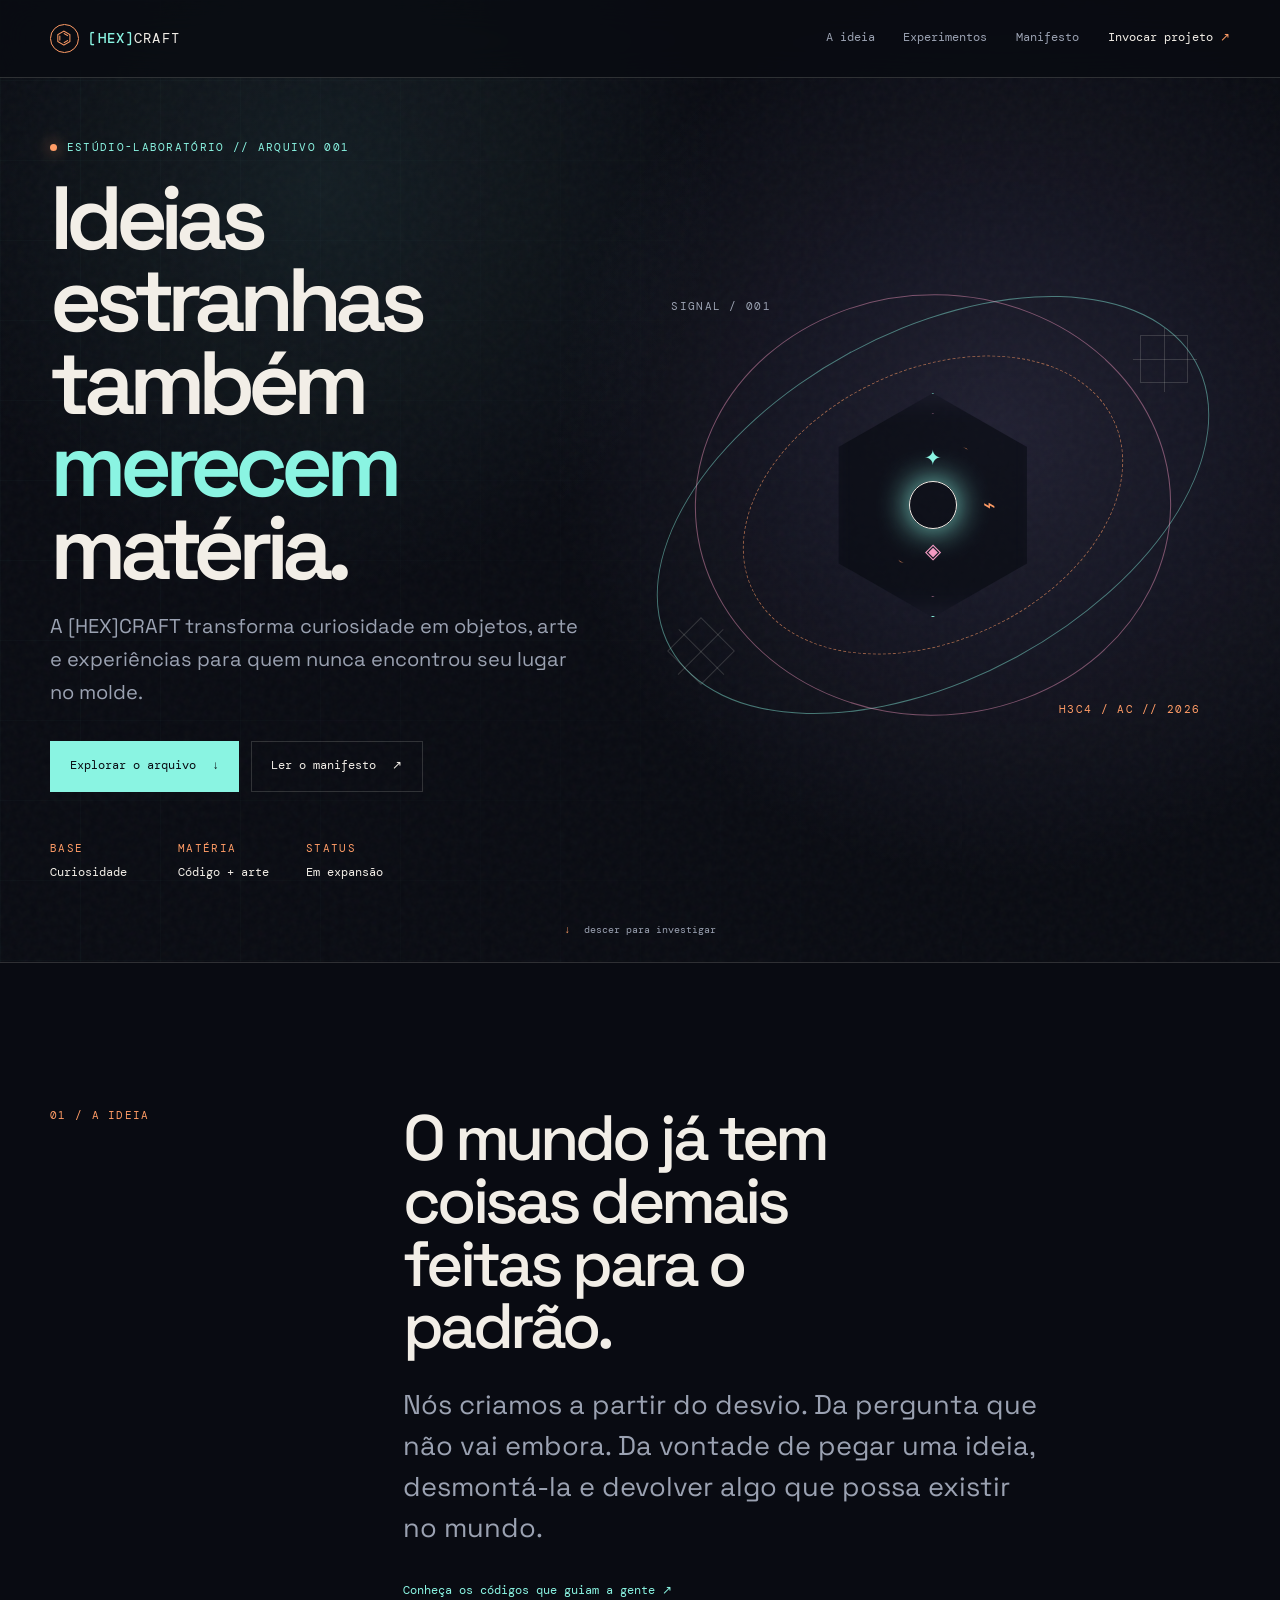
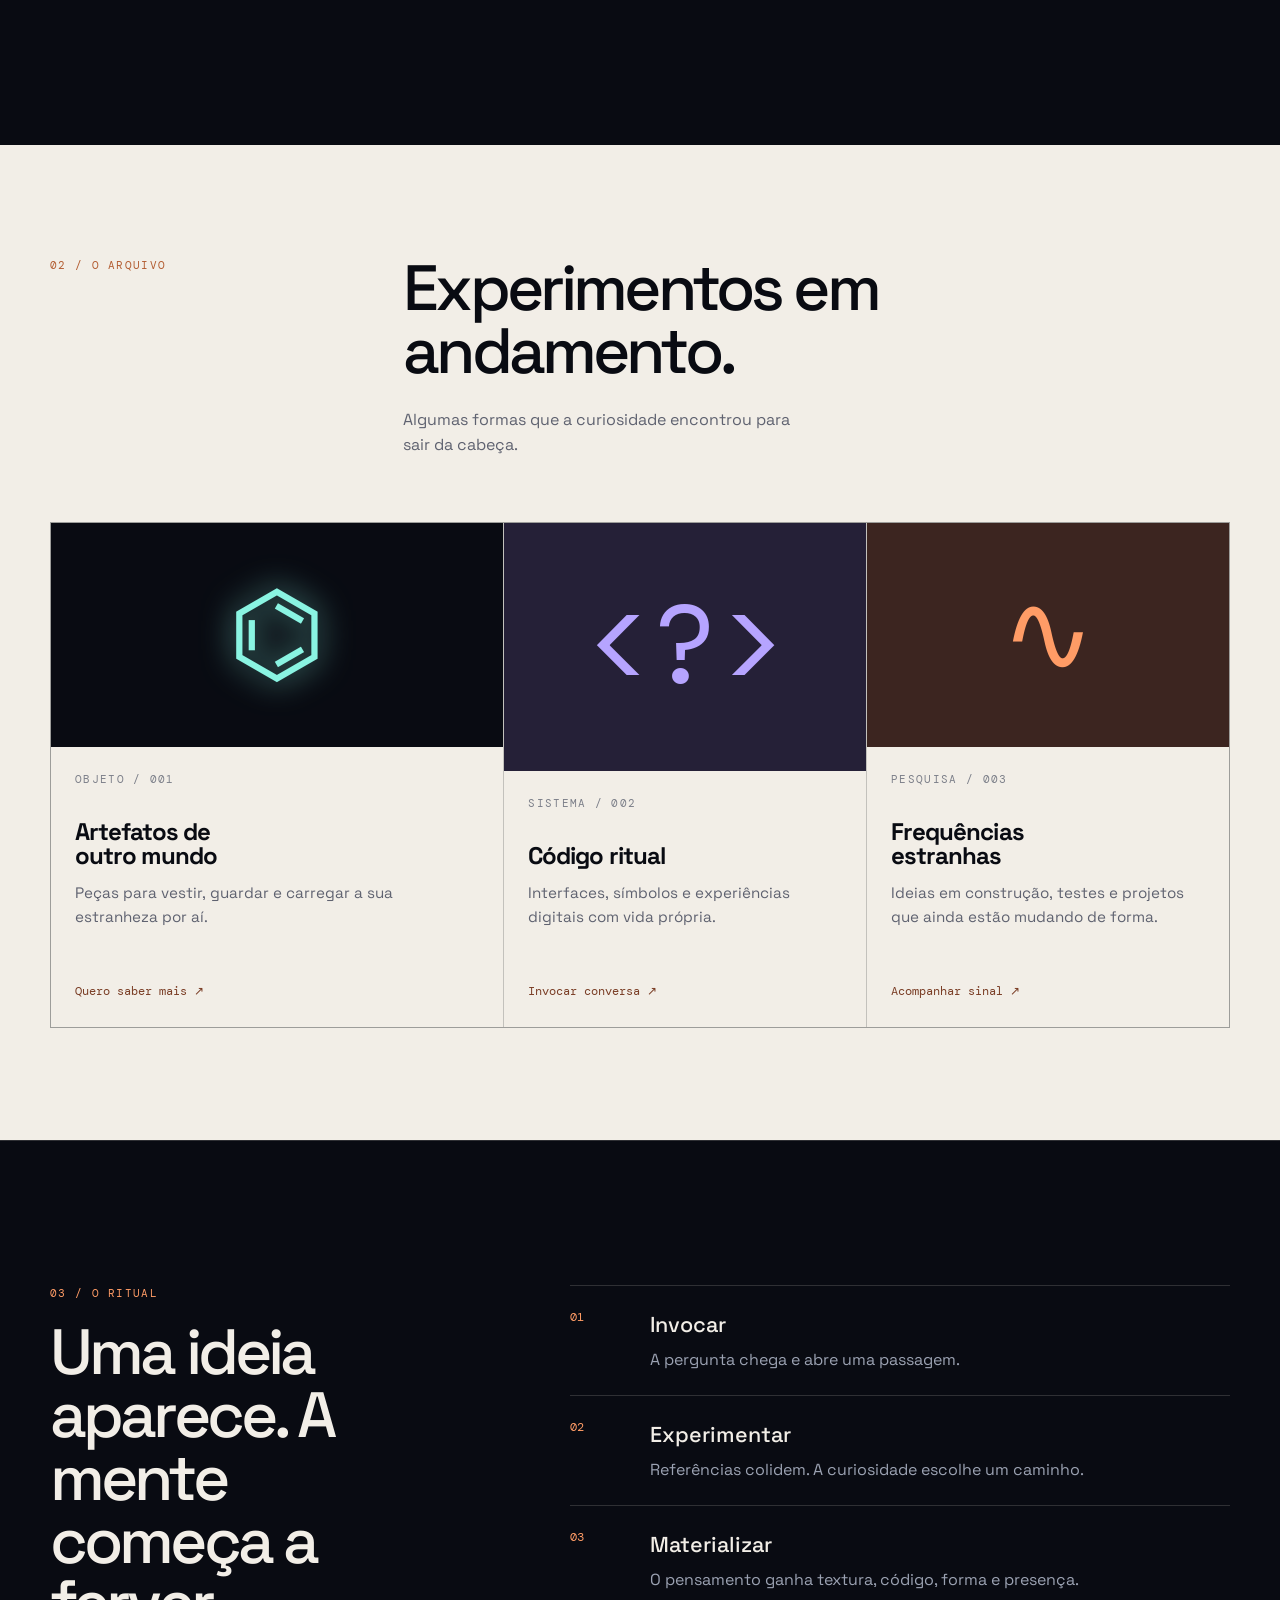
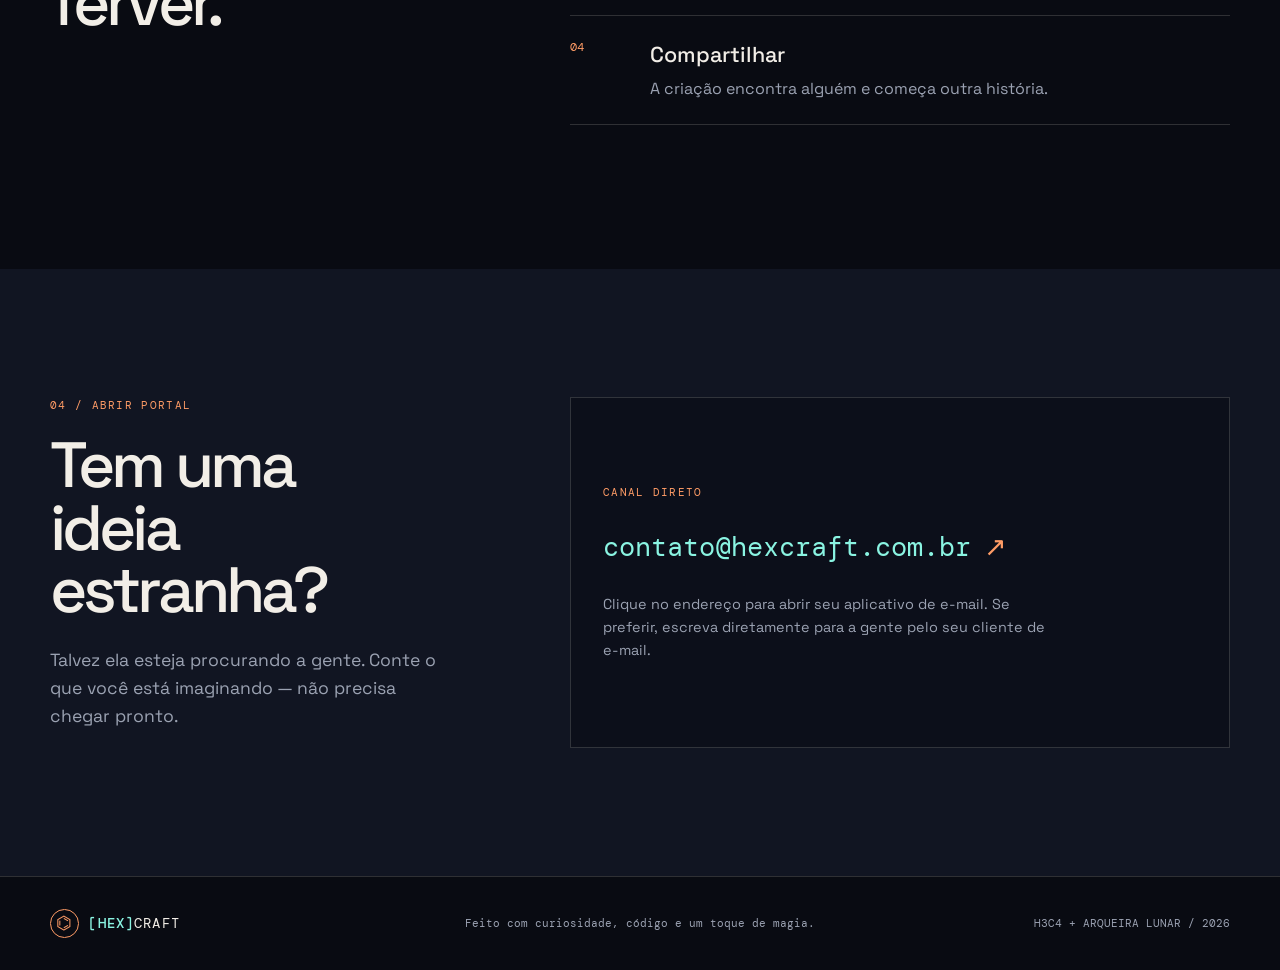
<file: index.html>
<!DOCTYPE html>
<html lang="pt-BR">
<head>
    <meta charset="UTF-8">
    <meta name="viewport" content="width=device-width, initial-scale=1.0">
    <meta name="theme-color" content="#090b12">
    <meta name="description" content="[HEX]CRAFT é um estúdio-laboratório para ideias estranhas, objetos impossíveis e experiências que misturam código, arte e imaginação.">
    <meta property="og:title" content="[HEX]CRAFT — Um laboratório para o estranho">
    <meta property="og:description" content="Objetos, arte e experiências para quem transforma diferença em linguagem.">
    <meta property="og:type" content="website">
    <meta property="og:url" content="https://hexcraft.com.br/">
    <link rel="canonical" href="https://hexcraft.com.br/">
    <title>[HEX]CRAFT — Um laboratório para o estranho</title>
    <link rel="icon" type="image/svg+xml" href="assets/favicon.svg">
    <link rel="stylesheet" href="css/base.css">
    <link rel="stylesheet" href="css/home.css">
    <link rel="preconnect" href="https://fonts.googleapis.com">
    <link rel="preconnect" href="https://fonts.gstatic.com" crossorigin>
    <link href="https://fonts.googleapis.com/css2?family=DM+Mono:wght@400;500&family=Space+Grotesk:wght@400;500;600;700&display=swap" rel="stylesheet">
</head>
<body class="home-page">
    <a class="skip-link" href="#main-content">Pular para o conteúdo</a>

    <header class="site-header">
        <nav class="site-nav container" aria-label="Navegação principal">
            <a class="brand" href="index.html" aria-label="[HEX]CRAFT — início">
                <span class="brand-mark" aria-hidden="true">⌬</span>
                <span><b>[HEX]</b>CRAFT</span>
            </a>
            <button class="menu-toggle" type="button" aria-expanded="false" aria-controls="primary-navigation" aria-label="Abrir menu">
                <span></span><span></span>
            </button>
            <ul class="nav-links" id="primary-navigation">
                <li><a href="#about">A ideia</a></li>
                <li><a href="#experiments">Experimentos</a></li>
                <li><a href="manifesto.html">Manifesto</a></li>
                <li><a class="nav-cta" href="#contact">Invocar projeto <span aria-hidden="true">↗</span></a></li>
            </ul>
        </nav>
    </header>

    <main id="main-content">
        <section class="hero-lab" id="home" aria-labelledby="hero-title">
            <div class="hero-grid" aria-hidden="true"></div>
            <div class="hero-noise" aria-hidden="true"></div>
            <div class="container hero-layout">
                <div class="hero-copy">
                    <p class="eyebrow"><span class="status-dot" aria-hidden="true"></span> ESTÚDIO-LABORATÓRIO // ARQUIVO 001</p>
                    <h1 id="hero-title">Ideias estranhas também <em>merecem</em> matéria.</h1>
                    <p class="hero-lead">A [HEX]CRAFT transforma curiosidade em objetos, arte e experiências para quem nunca encontrou seu lugar no molde.</p>
                    <div class="hero-actions">
                        <a class="button button-primary" href="#experiments">Explorar o arquivo <span aria-hidden="true">↓</span></a>
                        <a class="button button-quiet" href="manifesto.html">Ler o manifesto <span aria-hidden="true">↗</span></a>
                    </div>
                    <dl class="hero-facts" aria-label="Sobre o estúdio">
                        <div><dt>BASE</dt><dd>Curiosidade</dd></div>
                        <div><dt>MATÉRIA</dt><dd>Código + arte</dd></div>
                        <div><dt>STATUS</dt><dd>Em expansão</dd></div>
                    </dl>
                </div>

                <div class="hero-art" aria-hidden="true">
                    <div class="art-label art-label-top">SIGNAL / 001</div>
                    <div class="orbit orbit-outer"></div>
                    <div class="orbit orbit-middle"></div>
                    <div class="orbit orbit-inner"></div>
                    <div class="artifact">
                        <div class="artifact-core"></div>
                        <span class="artifact-glyph glyph-one">✦</span>
                        <span class="artifact-glyph glyph-two">⌁</span>
                        <span class="artifact-glyph glyph-three">◈</span>
                    </div>
                    <div class="art-crosshair crosshair-one"></div>
                    <div class="art-crosshair crosshair-two"></div>
                    <div class="art-label art-label-bottom">H3C4 / AC // 2026</div>
                </div>
            </div>
            <a class="scroll-cue" href="#about"><span aria-hidden="true">↓</span> descer para investigar</a>
        </section>

        <section class="statement-section" id="about" aria-labelledby="statement-title" data-reveal>
            <div class="container statement-layout">
                <p class="section-index">01 / A IDEIA</p>
                <div class="statement-content">
                    <h2 id="statement-title">O mundo já tem coisas demais feitas para o padrão.</h2>
                    <p class="large-copy">Nós criamos a partir do desvio. Da pergunta que não vai embora. Da vontade de pegar uma ideia, desmontá-la e devolver algo que possa existir no mundo.</p>
                    <a class="inline-link" href="manifesto.html">Conheça os códigos que guiam a gente <span aria-hidden="true">↗</span></a>
                </div>
            </div>
        </section>

        <section class="experiments-section" id="experiments" aria-labelledby="experiments-title">
            <div class="container">
                <div class="section-heading" data-reveal>
                    <p class="section-index">02 / O ARQUIVO</p>
                    <div>
                        <h2 id="experiments-title">Experimentos em andamento.</h2>
                        <p>Algumas formas que a curiosidade encontrou para sair da cabeça.</p>
                    </div>
                </div>
                <div class="experiment-grid">
                    <article class="experiment-card experiment-card-featured" data-reveal>
                        <div class="card-visual visual-object" aria-hidden="true"><span>⌬</span></div>
                        <div class="card-body">
                            <p class="card-type">OBJETO / 001</p>
                            <h3>Artefatos de outro mundo</h3>
                            <p>Peças para vestir, guardar e carregar a sua estranheza por aí.</p>
                            <a class="card-link" href="#contact">Quero saber mais <span aria-hidden="true">↗</span></a>
                        </div>
                    </article>
                    <article class="experiment-card" data-reveal>
                        <div class="card-visual visual-code" aria-hidden="true"><span>&lt;?&gt;</span></div>
                        <div class="card-body">
                            <p class="card-type">SISTEMA / 002</p>
                            <h3>Código ritual</h3>
                            <p>Interfaces, símbolos e experiências digitais com vida própria.</p>
                            <a class="card-link" href="#contact">Invocar conversa <span aria-hidden="true">↗</span></a>
                        </div>
                    </article>
                    <article class="experiment-card" data-reveal>
                        <div class="card-visual visual-signal" aria-hidden="true"><span>∿</span></div>
                        <div class="card-body">
                            <p class="card-type">PESQUISA / 003</p>
                            <h3>Frequências estranhas</h3>
                            <p>Ideias em construção, testes e projetos que ainda estão mudando de forma.</p>
                            <a class="card-link" href="#contact">Acompanhar sinal <span aria-hidden="true">↗</span></a>
                        </div>
                    </article>
                </div>
            </div>
        </section>

        <section class="process-section" aria-labelledby="process-title" data-reveal>
            <div class="container process-layout">
                <div>
                    <p class="section-index">03 / O RITUAL</p>
                    <h2 id="process-title">Uma ideia aparece. A mente começa a ferver.</h2>
                </div>
                <ol class="process-list">
                    <li><span>01</span><div><strong>Invocar</strong><p>A pergunta chega e abre uma passagem.</p></div></li>
                    <li><span>02</span><div><strong>Experimentar</strong><p>Referências colidem. A curiosidade escolhe um caminho.</p></div></li>
                    <li><span>03</span><div><strong>Materializar</strong><p>O pensamento ganha textura, código, forma e presença.</p></div></li>
                    <li><span>04</span><div><strong>Compartilhar</strong><p>A criação encontra alguém e começa outra história.</p></div></li>
                </ol>
            </div>
        </section>

        <section class="contact-section" id="contact" aria-labelledby="contact-title">
            <div class="container contact-layout">
                <div class="contact-intro" data-reveal>
                    <p class="section-index">04 / ABRIR PORTAL</p>
                    <h2 id="contact-title">Tem uma ideia estranha?</h2>
                    <p>Talvez ela esteja procurando a gente. Conte o que você está imaginando — não precisa chegar pronto.</p>
                </div>
                <div class="contact-card" data-reveal>
                    <p class="contact-card-label">CANAL DIRETO</p>
                    <a class="email-link" href="mailto:contato@hexcraft.com.br">contato@hexcraft.com.br <span aria-hidden="true">↗</span></a>
                    <p class="contact-card-note">Clique no endereço para abrir seu aplicativo de e-mail. Se preferir, escreva diretamente para a gente pelo seu cliente de e-mail.</p>
                </div>
            </div>
        </section>
    </main>

    <footer class="site-footer">
        <div class="container footer-layout">
            <a class="brand" href="#home" aria-label="Voltar ao início"><span class="brand-mark" aria-hidden="true">⌬</span><span><b>[HEX]</b>CRAFT</span></a>
            <p>Feito com curiosidade, código e um toque de magia.</p>
            <p class="footer-code">H3C4 + ARQUEIRA LUNAR / 2026</p>
        </div>
    </footer>

    <script src="js/main.js" defer></script>
    <script src="js/effects.js" defer></script>
</body>
</html>
</file>
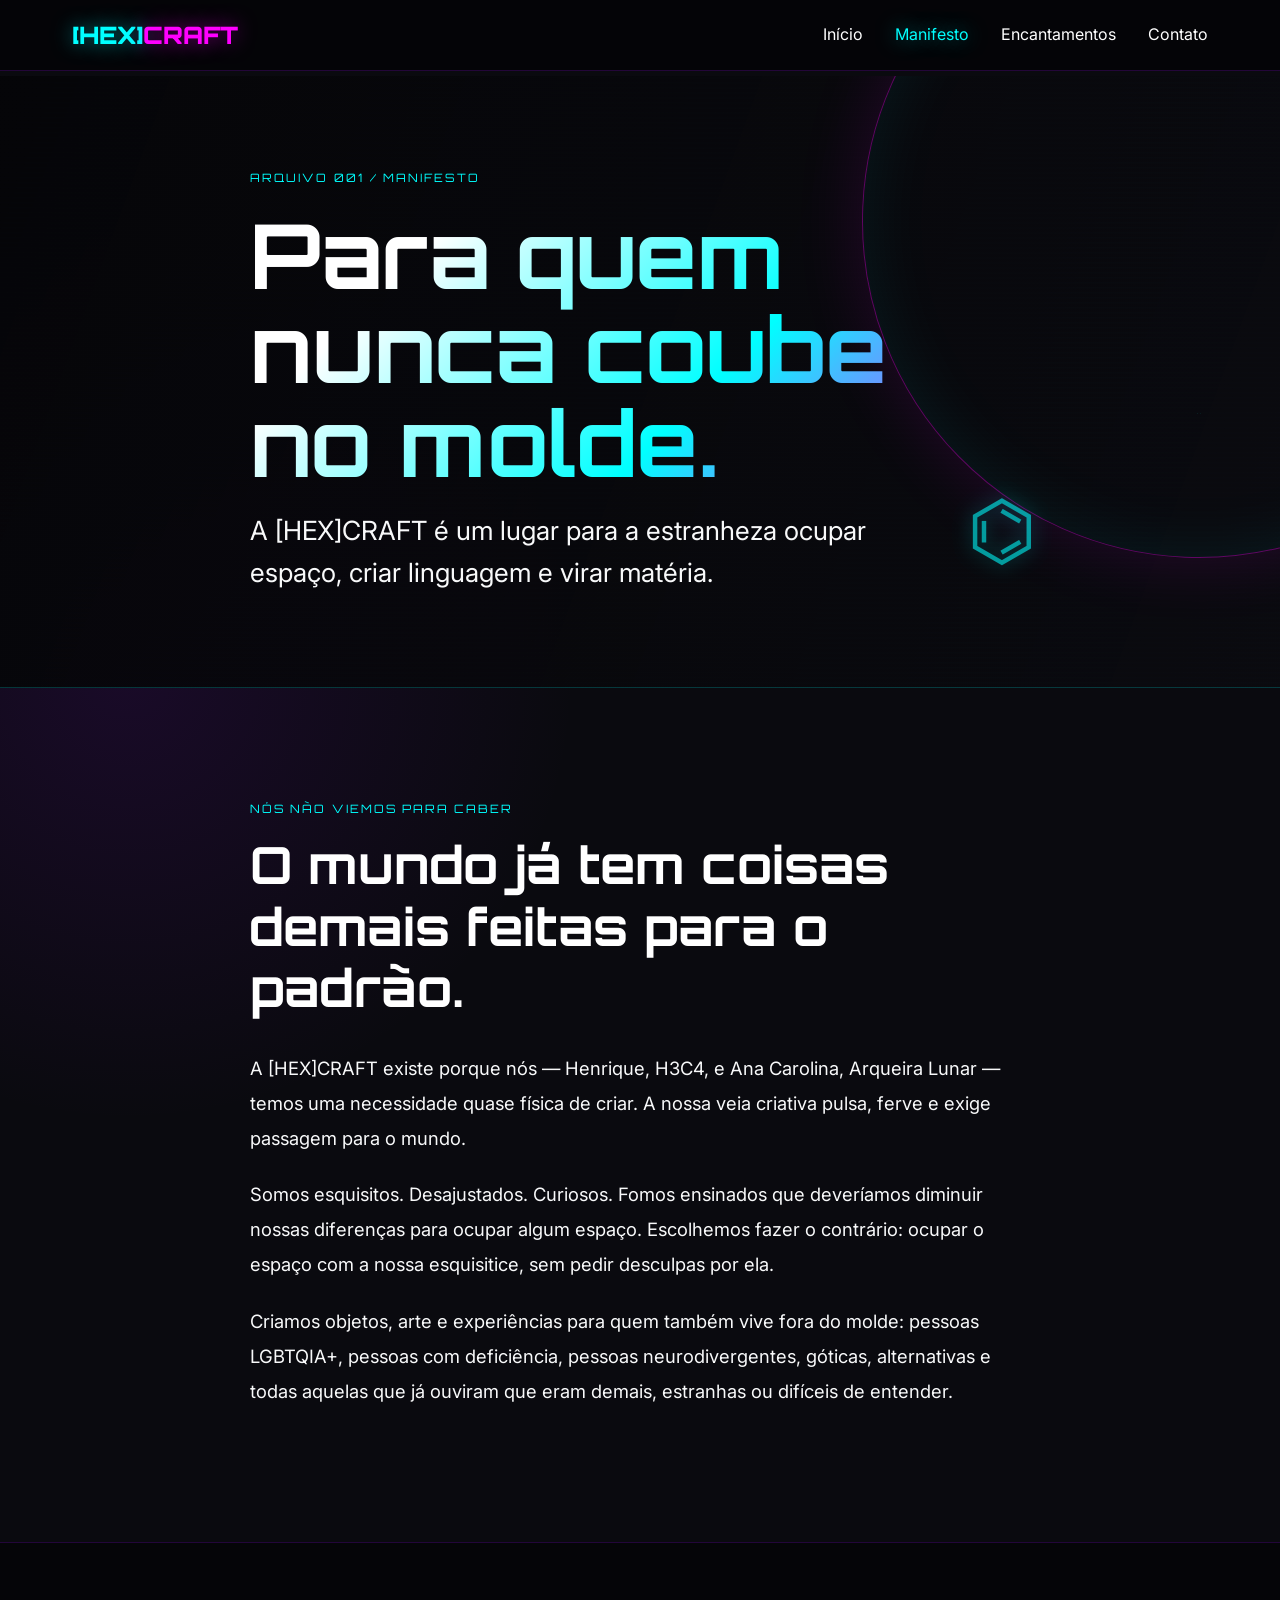
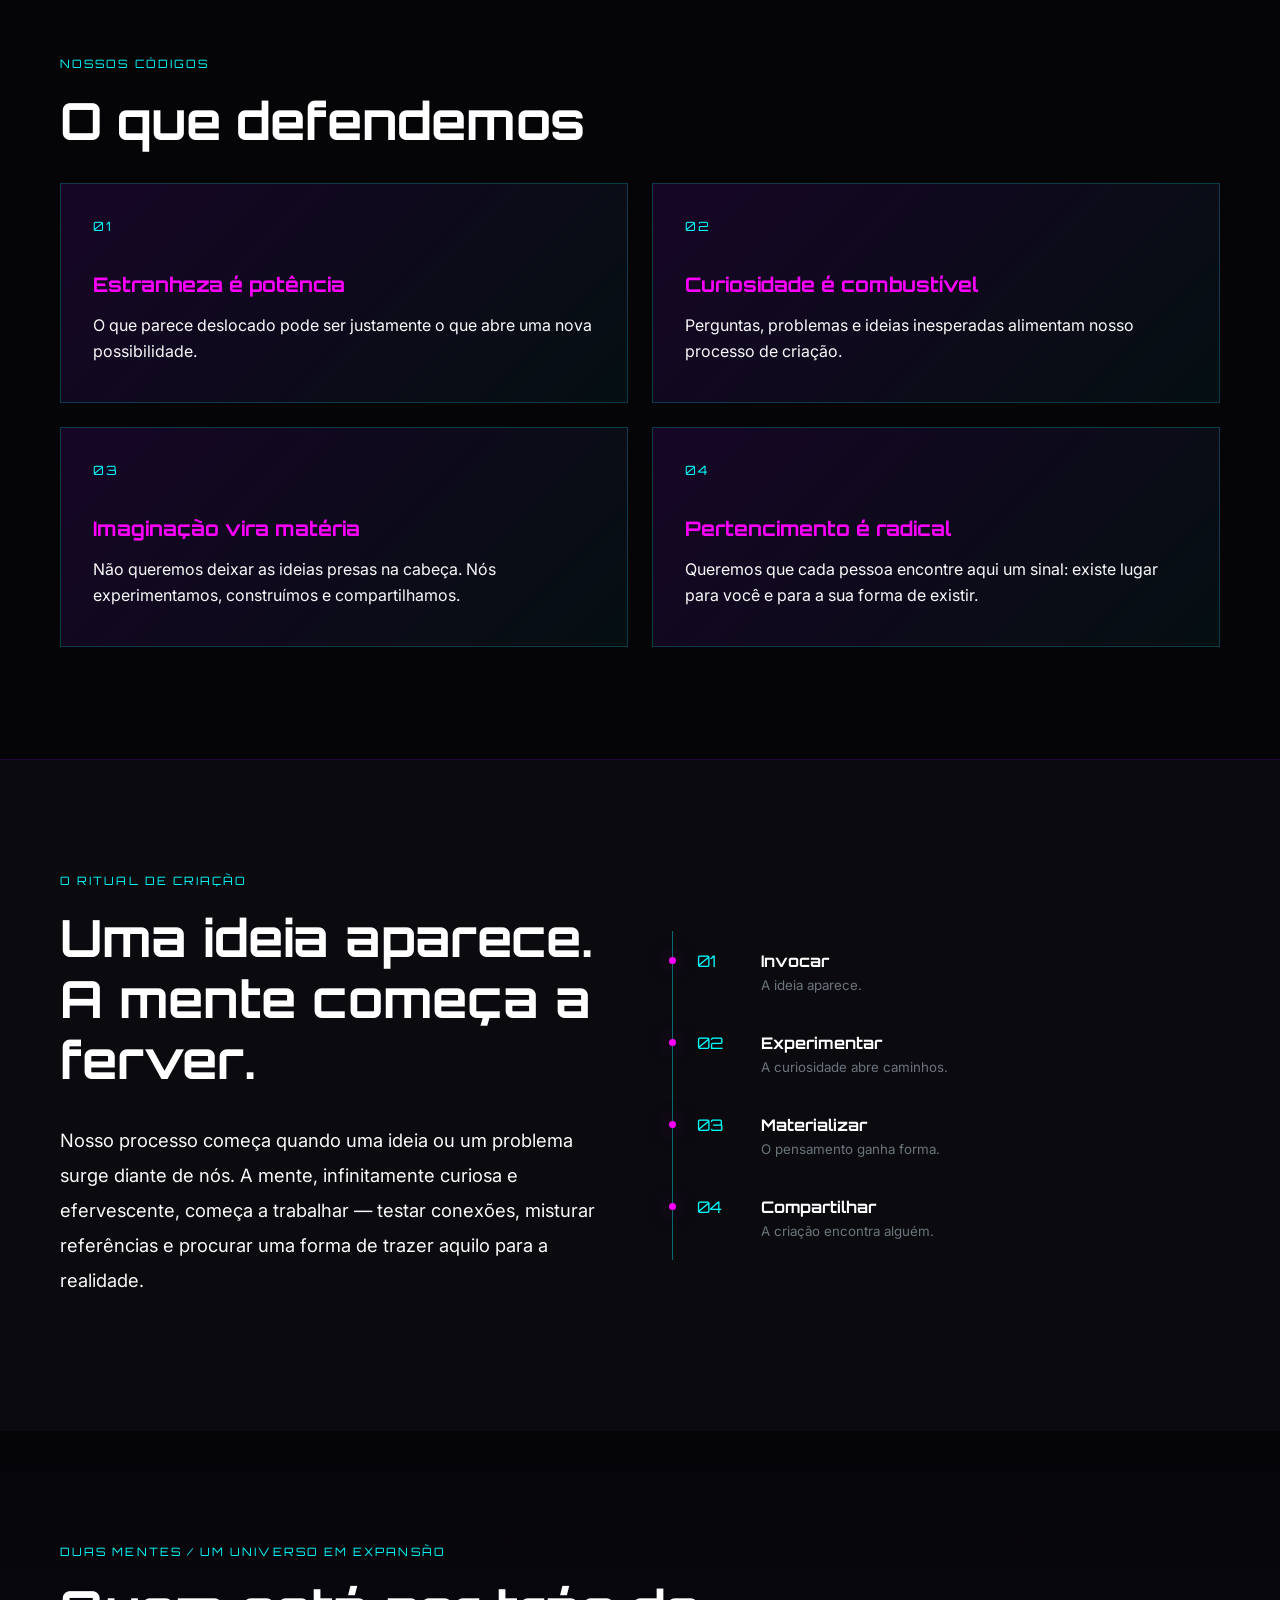
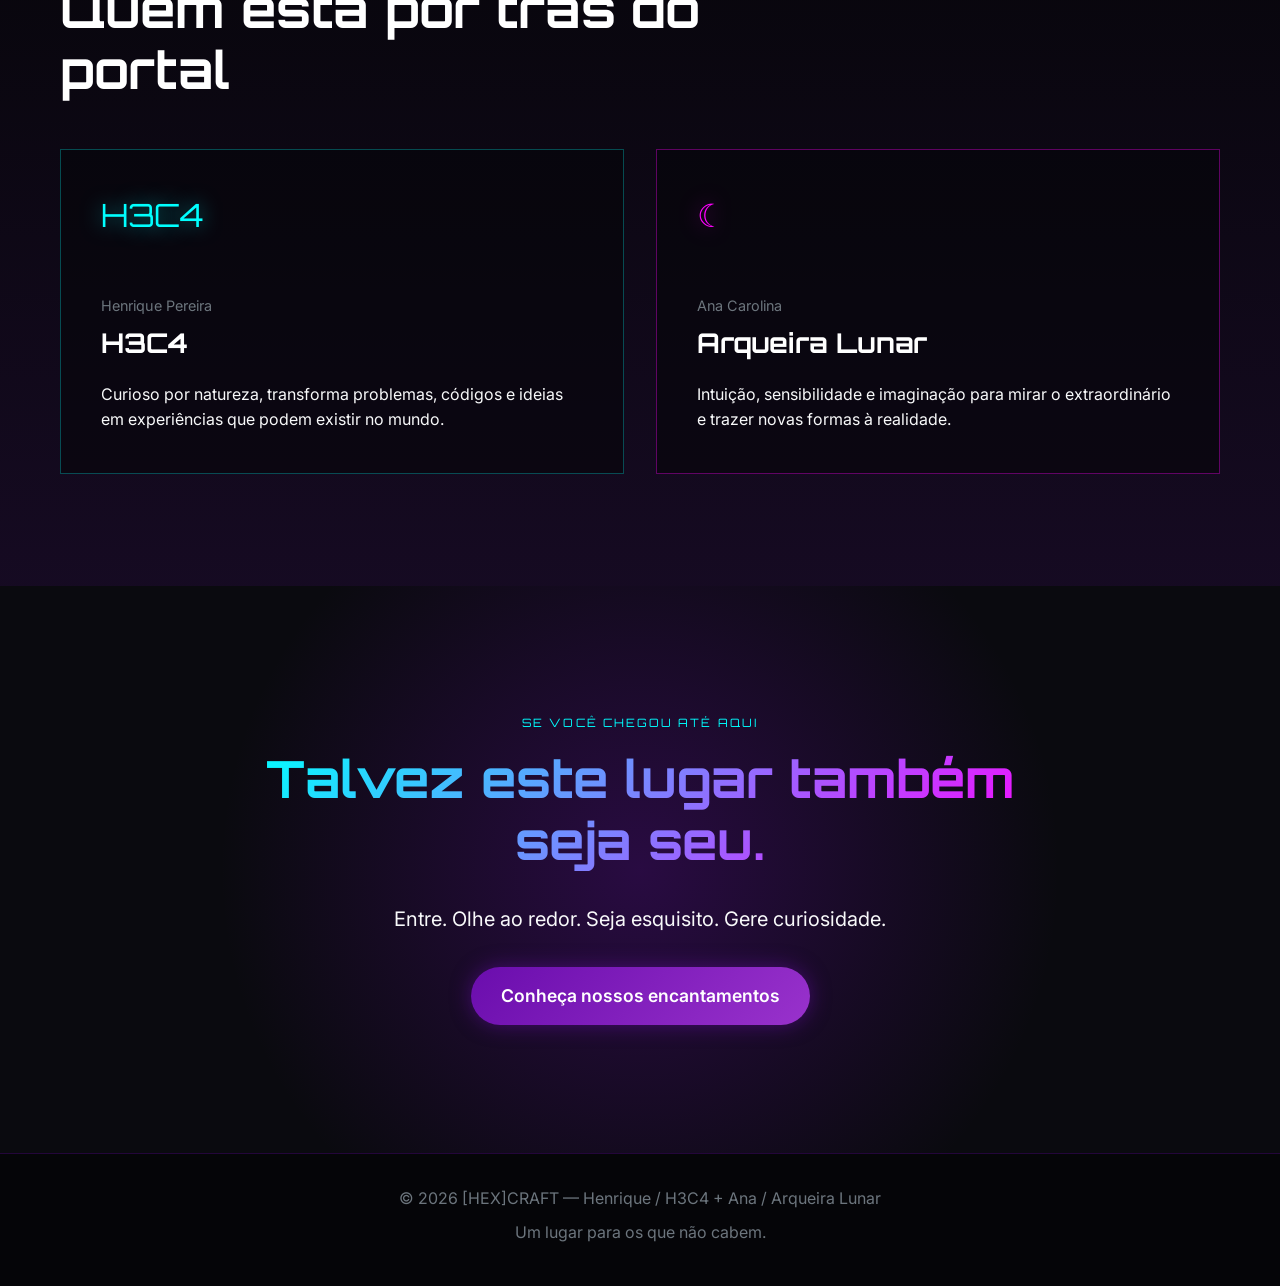
<file: manifesto.html>
<!DOCTYPE html>
<html lang="pt-BR">
<head>
    <meta charset="UTF-8">
    <meta name="viewport" content="width=device-width, initial-scale=1.0">
    <meta name="theme-color" content="#050508">
    <meta name="description" content="O manifesto da [HEX]CRAFT: um lugar para pessoas esquisitas, curiosas, alternativas e desajustadas.">
    <meta property="og:title" content="Manifesto — [HEX]CRAFT">
    <meta property="og:description" content="Um lugar para a estranheza ocupar espaço, criar linguagem e virar matéria.">
    <meta property="og:type" content="article">
    <meta property="og:url" content="https://hexcraft.com.br/manifesto.html">
    <link rel="canonical" href="https://hexcraft.com.br/manifesto.html">
    <title>Manifesto — [HEX]CRAFT</title>
    <link rel="icon" type="image/svg+xml" href="assets/favicon.svg">
    <link rel="stylesheet" href="css/style.css">
    <link href="https://fonts.googleapis.com/css2?family=Orbitron:wght@400;700;900&family=Inter:wght@300;400;600&display=swap" rel="stylesheet">
</head>
<body class="manifesto-page">
    <a class="skip-link" href="#main-content">Pular para o conteúdo</a>

    <header class="header">
        <nav class="navbar" aria-label="Navegação principal">
            <a class="logo logo-link" href="index.html" aria-label="Voltar para a página inicial">
                <span class="hex-brackets">[HEX]</span><span class="craft">CRAFT</span>
            </a>
            <button class="menu-toggle" type="button" aria-expanded="false" aria-controls="primary-navigation" aria-label="Abrir menu">
                <span aria-hidden="true">☰</span>
            </button>
            <ul class="nav-menu" id="primary-navigation">
                <li><a href="index.html">Início</a></li>
                <li><a class="active" href="manifesto.html" aria-current="page">Manifesto</a></li>
                <li><a href="index.html#experiments">Encantamentos</a></li>
                <li><a href="index.html#contact">Contato</a></li>
            </ul>
        </nav>
    </header>

    <main id="main-content">
        <section class="manifesto-hero">
            <div class="container manifesto-hero-content">
                <p class="hero-eyebrow">ARQUIVO 001 / MANIFESTO</p>
                <h1>Para quem nunca coube no molde.</h1>
                <p class="manifesto-lead">
                    A [HEX]CRAFT é um lugar para a estranheza ocupar espaço, criar linguagem e virar matéria.
                </p>
            </div>
            <div class="manifesto-sigil" aria-hidden="true">⌬</div>
        </section>

        <section class="manifesto-section">
            <div class="container manifesto-copy">
                <p class="manifesto-kicker">NÓS NÃO VIEMOS PARA CABER</p>
                <h2>O mundo já tem coisas demais feitas para o padrão.</h2>
                <p>
                    A [HEX]CRAFT existe porque nós — Henrique, H3C4, e Ana Carolina, Arqueira Lunar — temos uma necessidade quase física de criar. A nossa veia criativa pulsa, ferve e exige passagem para o mundo.
                </p>
                <p>
                    Somos esquisitos. Desajustados. Curiosos. Fomos ensinados que deveríamos diminuir nossas diferenças para ocupar algum espaço. Escolhemos fazer o contrário: ocupar o espaço com a nossa esquisitice, sem pedir desculpas por ela.
                </p>
                <p>
                    Criamos objetos, arte e experiências para quem também vive fora do molde: pessoas LGBTQIA+, pessoas com deficiência, pessoas neurodivergentes, góticas, alternativas e todas aquelas que já ouviram que eram demais, estranhas ou difíceis de entender.
                </p>
            </div>
        </section>

        <section class="manifesto-section manifesto-values">
            <div class="container">
                <p class="manifesto-kicker">NOSSOS CÓDIGOS</p>
                <h2>O que defendemos</h2>
                <div class="manifesto-grid">
                    <article class="manifesto-card">
                        <span class="manifesto-card-number">01</span>
                        <h3>Estranheza é potência</h3>
                        <p>O que parece deslocado pode ser justamente o que abre uma nova possibilidade.</p>
                    </article>
                    <article class="manifesto-card">
                        <span class="manifesto-card-number">02</span>
                        <h3>Curiosidade é combustível</h3>
                        <p>Perguntas, problemas e ideias inesperadas alimentam nosso processo de criação.</p>
                    </article>
                    <article class="manifesto-card">
                        <span class="manifesto-card-number">03</span>
                        <h3>Imaginação vira matéria</h3>
                        <p>Não queremos deixar as ideias presas na cabeça. Nós experimentamos, construímos e compartilhamos.</p>
                    </article>
                    <article class="manifesto-card">
                        <span class="manifesto-card-number">04</span>
                        <h3>Pertencimento é radical</h3>
                        <p>Queremos que cada pessoa encontre aqui um sinal: existe lugar para você e para a sua forma de existir.</p>
                    </article>
                </div>
            </div>
        </section>

        <section class="manifesto-section ritual-section">
            <div class="container ritual-layout">
                <div>
                    <p class="manifesto-kicker">O RITUAL DE CRIAÇÃO</p>
                    <h2>Uma ideia aparece. A mente começa a ferver.</h2>
                    <p>
                        Nosso processo começa quando uma ideia ou um problema surge diante de nós. A mente, infinitamente curiosa e efervescente, começa a trabalhar — testar conexões, misturar referências e procurar uma forma de trazer aquilo para a realidade.
                    </p>
                </div>
                <ol class="ritual-steps">
                    <li><span>01</span><strong>Invocar</strong><small>A ideia aparece.</small></li>
                    <li><span>02</span><strong>Experimentar</strong><small>A curiosidade abre caminhos.</small></li>
                    <li><span>03</span><strong>Materializar</strong><small>O pensamento ganha forma.</small></li>
                    <li><span>04</span><strong>Compartilhar</strong><small>A criação encontra alguém.</small></li>
                </ol>
            </div>
        </section>

        <section class="founders-section">
            <div class="container">
                <p class="manifesto-kicker">DUAS MENTES / UM UNIVERSO EM EXPANSÃO</p>
                <h2>Quem está por trás do portal</h2>
                <div class="founders-grid">
                    <article class="founder-card">
                        <div class="founder-symbol" aria-hidden="true">H3C4</div>
                        <p class="founder-role">Henrique Pereira</p>
                        <h3>H3C4</h3>
                        <p>Curioso por natureza, transforma problemas, códigos e ideias em experiências que podem existir no mundo.</p>
                    </article>
                    <article class="founder-card founder-card-lunar">
                        <div class="founder-symbol" aria-hidden="true">☾</div>
                        <p class="founder-role">Ana Carolina</p>
                        <h3>Arqueira Lunar</h3>
                        <p>Intuição, sensibilidade e imaginação para mirar o extraordinário e trazer novas formas à realidade.</p>
                    </article>
                </div>
            </div>
        </section>

        <section class="manifesto-closing">
            <div class="container">
                <p class="manifesto-kicker">SE VOCÊ CHEGOU ATÉ AQUI</p>
                <h2>Talvez este lugar também seja seu.</h2>
                <p>Entre. Olhe ao redor. Seja esquisito. Gere curiosidade.</p>
                <a class="cta-button" href="index.html#experiments">Conheça nossos encantamentos</a>
            </div>
        </section>
    </main>

    <footer class="footer">
        <div class="container">
            <p>&copy; 2026 [HEX]CRAFT — Henrique / H3C4 + Ana / Arqueira Lunar</p>
            <p>Um lugar para os que não cabem.</p>
        </div>
    </footer>

    <script src="js/main.js" defer></script>
    <script src="js/effects.js" defer></script>
</body>
</html>
</file>
<file: css/base.css>
/* [HEX]CRAFT — fundamentos compartilhados */

:root {
    --ink: #090b12;
    --ink-soft: #111522;
    --paper: #f2eee7;
    --muted: #9ba2b2;
    --line: rgba(242, 238, 231, 0.16);
    --cyan: #8af4e2;
    --violet: #b6a4ff;
    --orange: #ff9c66;
    --pink: #f49ac2;
    --mono: "DM Mono", monospace;
    --sans: "Space Grotesk", sans-serif;
    --content-width: 1180px;
    --radius: 2px;
}

* { box-sizing: border-box; }

html { scroll-behavior: smooth; }

body {
    margin: 0;
    color: var(--paper);
    background: var(--ink);
    font-family: var(--sans);
    line-height: 1.6;
    overflow-x: hidden;
}

body,
button,
input,
textarea { font-family: var(--sans); }

img,
svg { max-width: 100%; }

a { color: inherit; }

.container {
    width: min(var(--content-width), calc(100% - 3rem));
    margin-inline: auto;
}

.skip-link {
    position: fixed;
    top: 1rem;
    left: 1rem;
    z-index: 3000;
    padding: 0.7rem 1rem;
    color: var(--ink);
    background: var(--cyan);
    font-family: var(--mono);
    font-size: 0.75rem;
    text-decoration: none;
    transform: translateY(-180%);
    transition: transform 180ms ease;
}

.skip-link:focus { transform: translateY(0); }

:where(a, button, input, textarea):focus-visible {
    outline: 2px solid var(--cyan);
    outline-offset: 4px;
}

.site-header {
    position: fixed;
    inset: 0 0 auto;
    z-index: 1000;
    border-bottom: 1px solid var(--line);
    background: rgba(9, 11, 18, 0.82);
    backdrop-filter: blur(16px);
}

.site-nav {
    display: flex;
    align-items: center;
    justify-content: space-between;
    min-height: 4.8rem;
}

.brand {
    display: inline-flex;
    align-items: center;
    gap: 0.6rem;
    color: var(--paper);
    font-family: var(--mono);
    font-size: 0.9rem;
    letter-spacing: 0.08em;
    text-decoration: none;
}

.brand b { color: var(--cyan); font-weight: 500; }

.brand-mark {
    display: grid;
    width: 1.8rem;
    height: 1.8rem;
    place-items: center;
    color: var(--orange);
    border: 1px solid var(--orange);
    border-radius: 50%;
    font-size: 1.1rem;
    line-height: 1;
}

.nav-links {
    display: flex;
    align-items: center;
    gap: 1.8rem;
    margin: 0;
    padding: 0;
    list-style: none;
    font-family: var(--mono);
    font-size: 0.72rem;
}

.nav-links a {
    color: var(--muted);
    text-decoration: none;
    transition: color 180ms ease;
}

.nav-links a:hover,
.nav-links a:focus-visible { color: var(--cyan); }

.nav-links .nav-cta { color: var(--paper); }

.nav-cta span { color: var(--orange); }

.menu-toggle {
    display: none;
    width: 2.75rem;
    height: 2.75rem;
    padding: 0.55rem;
    border: 1px solid var(--line);
    background: transparent;
    cursor: pointer;
}

.menu-toggle span {
    display: block;
    width: 100%;
    height: 1px;
    margin: 0.4rem 0;
    background: var(--paper);
    transition: transform 180ms ease;
}

.site-footer {
    padding: 2rem 0;
    border-top: 1px solid var(--line);
    color: var(--muted);
    font-family: var(--mono);
    font-size: 0.68rem;
}

.footer-layout {
    display: grid;
    grid-template-columns: 1fr 1fr 1fr;
    gap: 1rem;
    align-items: center;
}

.footer-layout p { margin: 0; }
.footer-layout p:nth-child(2) { text-align: center; }
.footer-code { text-align: right; }

.js-enabled [data-reveal] {
    opacity: 0;
    transform: translateY(1rem);
    transition: opacity 600ms ease, transform 600ms ease;
}

.js-enabled [data-reveal].is-visible {
    opacity: 1;
    transform: translateY(0);
}


@media (max-width: 760px) {
    .container { width: min(var(--content-width), calc(100% - 2rem)); }

    .menu-toggle { display: block; }

    .nav-links {
        position: absolute;
        top: calc(100% + 1px);
        right: 1rem;
        left: 1rem;
        display: none;
        flex-direction: column;
        align-items: stretch;
        gap: 0;
        padding: 0.5rem;
        border: 1px solid var(--line);
        background: rgba(9, 11, 18, 0.98);
    }

    .nav-links.is-open { display: flex; }
    .nav-links a { display: block; padding: 0.8rem; }
    .footer-layout { grid-template-columns: 1fr; text-align: center; }
    .footer-layout p:nth-child(2), .footer-code { text-align: center; }
}

@media (prefers-reduced-motion: reduce) {
    html { scroll-behavior: auto; }
    *, *::before, *::after {
        animation-duration: 0.01ms !important;
        animation-iteration-count: 1 !important;
        scroll-behavior: auto !important;
        transition-duration: 0.01ms !important;
    }
    [data-reveal] { opacity: 1; transform: none; }
}
</file>
<file: css/home.css>
/* [HEX]CRAFT — composição visual da homepage */

.home-page { background: var(--ink); }

.hero-lab {
    position: relative;
    display: flex;
    min-height: 100svh;
    align-items: center;
    overflow: hidden;
    isolation: isolate;
    background:
        radial-gradient(circle at 78% 45%, rgba(182, 164, 255, 0.13), transparent 28rem),
        radial-gradient(circle at 25% 20%, rgba(138, 244, 226, 0.08), transparent 25rem),
        var(--ink);
}

.hero-grid,
.hero-noise {
    position: absolute;
    inset: 0;
    pointer-events: none;
}

.hero-grid {
    z-index: -2;
    opacity: 0.3;
    background-image:
        linear-gradient(rgba(138, 244, 226, 0.08) 1px, transparent 1px),
        linear-gradient(90deg, rgba(138, 244, 226, 0.08) 1px, transparent 1px);
    background-size: 5rem 5rem;
    mask-image: linear-gradient(90deg, black, transparent 80%);
}

.hero-noise {
    z-index: -1;
    opacity: 0.045;
    background-image: url("data:image/svg+xml,%3Csvg viewBox='0 0 160 160' xmlns='http://www.w3.org/2000/svg'%3E%3Cfilter id='n'%3E%3CfeTurbulence type='fractalNoise' baseFrequency='.9' numOctaves='3' stitchTiles='stitch'/%3E%3C/filter%3E%3Crect width='100%25' height='100%25' filter='url(%23n)' opacity='.8'/%3E%3C/svg%3E");
}

.hero-layout {
    display: grid;
    grid-template-columns: minmax(0, 0.95fr) minmax(24rem, 1.05fr);
    gap: 3rem;
    align-items: center;
    padding: 8rem 0 5rem;
}

.hero-copy { position: relative; z-index: 2; }

.eyebrow,
.section-index,
.card-type,
.art-label,
.hero-facts dt,
.form-note {
    color: var(--muted);
    font-family: var(--mono);
    font-size: 0.68rem;
    letter-spacing: 0.12em;
    text-transform: uppercase;
}

.eyebrow { display: flex; align-items: center; gap: 0.6rem; color: var(--cyan); }
.status-dot { width: 0.45rem; height: 0.45rem; background: var(--orange); border-radius: 50%; box-shadow: 0 0 1rem var(--orange); }

.hero-copy h1 {
    max-width: 11ch;
    margin: 1.3rem 0;
    color: var(--paper);
    font-size: clamp(3.2rem, 7vw, 6.8rem);
    font-weight: 600;
    letter-spacing: -0.08em;
    line-height: 0.92;
}

.hero-copy h1 em {
    color: var(--cyan);
    font-style: normal;
}

.hero-lead {
    max-width: 34rem;
    color: var(--muted);
    font-size: clamp(1rem, 1.8vw, 1.25rem);
    line-height: 1.65;
}

.hero-actions { display: flex; flex-wrap: wrap; gap: 0.75rem; margin: 2rem 0 3rem; }

.button {
    display: inline-flex;
    align-items: center;
    justify-content: center;
    gap: 1rem;
    min-height: 3.2rem;
    padding: 0.8rem 1.2rem;
    border: 1px solid transparent;
    font-family: var(--mono);
    font-size: 0.72rem;
    text-decoration: none;
    transition: transform 180ms ease, background 180ms ease, border-color 180ms ease;
}

.button:hover { transform: translateY(-2px); }
.button-primary { color: var(--ink); background: var(--cyan); }
.button-primary:hover { background: var(--paper); }
.button-quiet { color: var(--paper); border-color: var(--line); }
.button-quiet:hover { border-color: var(--cyan); }
.button:disabled { cursor: wait; opacity: 0.6; transform: none; }

.hero-facts { display: flex; flex-wrap: wrap; gap: 2rem; margin: 0; }
.hero-facts div { min-width: 6rem; }
.hero-facts dt { margin-bottom: 0.35rem; color: var(--orange); }
.hero-facts dd { margin: 0; color: var(--paper); font-family: var(--mono); font-size: 0.75rem; }

.hero-art {
    position: relative;
    display: grid;
    min-height: 38rem;
    place-items: center;
    transform: translate3d(0, var(--pointer-y, 0), 0);
    transition: transform 300ms ease-out;
}

.orbit {
    position: absolute;
    border: 1px solid rgba(138, 244, 226, 0.45);
    border-radius: 50%;
    transform: rotate(-22deg) skewX(-12deg);
}

.orbit-outer { width: min(37rem, 85vw); height: min(22rem, 51vw); animation: drift 18s ease-in-out infinite alternate; }
.orbit-middle { width: min(28rem, 68vw); height: min(28rem, 68vw); border-color: rgba(244, 154, 194, 0.45); transform: rotate(42deg) skewX(-7deg); animation: spin 28s linear infinite; }
.orbit-inner { width: min(17rem, 43vw); height: min(25rem, 63vw); border-style: dashed; border-color: rgba(255, 156, 102, 0.55); transform: rotate(65deg); animation: spin-reverse 22s linear infinite; }

.artifact {
    position: relative;
    display: grid;
    width: min(14rem, 38vw);
    height: min(14rem, 38vw);
    place-items: center;
    border: 1px solid var(--cyan);
    background: rgba(9, 11, 18, 0.65);
    clip-path: polygon(50% 0%, 92% 24%, 92% 76%, 50% 100%, 8% 76%, 8% 24%);
    box-shadow: 0 0 3rem rgba(138, 244, 226, 0.18), inset 0 0 2rem rgba(182, 164, 255, 0.12);
}

.artifact::before,
.artifact::after { content: ""; position: absolute; inset: 1.2rem; border: 1px solid rgba(244, 154, 194, 0.55); clip-path: inherit; }
.artifact::after { inset: 2.8rem; border-color: rgba(255, 156, 102, 0.6); transform: rotate(30deg); }
.artifact-core { width: 3rem; height: 3rem; border: 1px solid var(--paper); border-radius: 50%; box-shadow: 0 0 2rem var(--cyan); }
.artifact-glyph { position: absolute; z-index: 2; font-size: 1.3rem; }
.glyph-one { top: 3rem; color: var(--cyan); }
.glyph-two { right: 3rem; color: var(--orange); }
.glyph-three { bottom: 3rem; color: var(--pink); }

.art-label { position: absolute; color: var(--muted); }
.art-label-top { top: 16%; left: 6%; }
.art-label-bottom { right: 5%; bottom: 15%; color: var(--orange); }
.art-crosshair { position: absolute; width: 3rem; height: 3rem; border: 1px solid var(--line); }
.art-crosshair::before, .art-crosshair::after { content: ""; position: absolute; background: var(--line); }
.art-crosshair::before { top: 50%; left: -0.5rem; width: 4rem; height: 1px; }
.art-crosshair::after { top: -0.5rem; left: 50%; width: 1px; height: 4rem; }
.crosshair-one { top: 22%; right: 7%; }
.crosshair-two { bottom: 22%; left: 7%; transform: rotate(45deg); }

.scroll-cue { position: absolute; bottom: 1.5rem; left: 50%; color: var(--muted); font-family: var(--mono); font-size: 0.65rem; text-decoration: none; transform: translateX(-50%); }
.scroll-cue span { margin-right: 0.5rem; color: var(--orange); }

.statement-section,
.process-section { padding: 9rem 0; border-top: 1px solid var(--line); }
.statement-layout { display: grid; grid-template-columns: minmax(10rem, 0.35fr) 1fr; gap: 4rem; }
.section-index { margin: 0; color: var(--orange); }
.statement-content { max-width: 48rem; }
.statement-content h2,
.section-heading h2,
.process-layout h2,
.contact-intro h2 { margin: 0 0 1.5rem; color: var(--paper); font-size: clamp(2.2rem, 5vw, 4.8rem); font-weight: 500; letter-spacing: -0.06em; line-height: 0.98; }
.statement-content h2 { max-width: 11ch; }
.large-copy { max-width: 40rem; color: var(--muted); font-size: clamp(1.2rem, 2.2vw, 1.7rem); line-height: 1.5; }
.inline-link, .card-link { color: var(--cyan); font-family: var(--mono); font-size: 0.76rem; text-decoration: none; }
.inline-link:hover, .card-link:hover { color: var(--paper); }

.experiments-section { padding: 7rem 0; background: var(--paper); color: var(--ink); }
.section-heading { display: grid; grid-template-columns: minmax(10rem, 0.35fr) 1fr; gap: 4rem; align-items: start; margin-bottom: 3rem; }
.section-heading .section-index { color: #b35d32; }
.section-heading h2 { max-width: 12ch; color: var(--ink); }
.section-heading p:not(.section-index) { max-width: 25rem; color: #5f6270; }
.experiment-grid { display: grid; grid-template-columns: 1.25fr 1fr 1fr; gap: 1px; border: 1px solid rgba(9, 11, 18, 0.2); background: rgba(9, 11, 18, 0.2); }
.experiment-card { display: flex; min-height: 31rem; flex-direction: column; background: var(--paper); }
.card-visual { display: grid; min-height: 14rem; flex: 1; place-items: center; overflow: hidden; }
.card-visual span { font-family: var(--mono); font-size: 7rem; font-weight: 400; transition: transform 300ms ease; }
.experiment-card:hover .card-visual span { transform: scale(1.08) rotate(8deg); }
.visual-object { color: var(--cyan); background: var(--ink); }
.visual-object span { color: var(--cyan); text-shadow: 0 0 2rem rgba(138, 244, 226, 0.7); }
.visual-code { color: var(--violet); background: #252037; }
.visual-signal { color: var(--orange); background: #3c2520; }
.card-body { padding: 1.5rem; }
.card-type { margin: 0 0 2rem; color: #7c7f89; }
.card-body h3 { max-width: 12ch; margin: 0 0 0.8rem; font-size: 1.5rem; letter-spacing: -0.04em; line-height: 1; }
.card-body p:not(.card-type) { min-height: 4.5rem; margin: 0 0 1.5rem; color: #5f6270; font-size: 0.95rem; }
.card-link { color: #7a3d25; }

.process-layout { display: grid; grid-template-columns: 0.8fr 1.2fr; gap: 5rem; }
.process-layout h2 { max-width: 9ch; margin-top: 1.2rem; }
.process-list { margin: 0; padding: 0; list-style: none; border-top: 1px solid var(--line); }
.process-list li { display: grid; grid-template-columns: 4rem 1fr; gap: 1rem; padding: 1.4rem 0; border-bottom: 1px solid var(--line); }
.process-list li > span { color: var(--orange); font-family: var(--mono); font-size: 0.75rem; }
.process-list strong { color: var(--paper); font-size: 1.35rem; font-weight: 500; }
.process-list p { margin: 0.25rem 0 0; color: var(--muted); }

.contact-section { padding: 8rem 0; background: #111522; }
.contact-layout { display: grid; grid-template-columns: 0.8fr 1.2fr; gap: 5rem; }
.contact-intro h2 { max-width: 8ch; margin-top: 1.2rem; }
.contact-intro > p:last-child { max-width: 25rem; color: var(--muted); font-size: 1.1rem; }
.contact-card { display: flex; min-height: 15rem; flex-direction: column; justify-content: center; padding: 2rem; border: 1px solid var(--line); background: rgba(9, 11, 18, 0.5); }
.contact-card-label { margin: 0 0 1.5rem; color: var(--orange); font-family: var(--mono); font-size: 0.68rem; letter-spacing: 0.12em; }
.email-link { display: inline-flex; align-items: center; gap: 0.8rem; width: fit-content; color: var(--cyan); font-family: var(--mono); font-size: clamp(1.1rem, 2.5vw, 1.7rem); text-decoration: none; overflow-wrap: anywhere; }
.email-link:hover { color: var(--paper); }
.email-link span { color: var(--orange); }
.contact-card-note { max-width: 28rem; margin: 1.5rem 0 0; color: var(--muted); font-size: 0.9rem; }

.notification { position: fixed; top: 1rem; right: 1rem; z-index: 2000; max-width: min(28rem, calc(100vw - 2rem)); padding: 1rem; color: var(--ink); background: var(--cyan); font-family: var(--mono); font-size: 0.75rem; transform: translateX(calc(100% + 2rem)); transition: transform 200ms ease; }
.notification.is-visible { transform: translateX(0); }
.notification.error { color: var(--paper); background: #9e496d; }

@keyframes spin { to { transform: rotate(402deg) skewX(-7deg); } }
@keyframes spin-reverse { to { transform: rotate(-295deg); } }
@keyframes drift { from { transform: rotate(-22deg) skewX(-12deg) translate(0); } to { transform: rotate(-14deg) skewX(-12deg) translate(1rem, -0.7rem); } }

@media (max-width: 900px) {
    .hero-layout, .process-layout, .contact-layout { grid-template-columns: 1fr; }
    .hero-layout { padding-top: 9rem; }
    .hero-art { min-height: 28rem; order: -1; }
    .hero-copy h1 { max-width: 12ch; }
    .statement-layout, .section-heading { grid-template-columns: 1fr; gap: 1.5rem; }
    .experiment-grid { grid-template-columns: 1fr; }
    .experiment-card { min-height: auto; }
    .card-visual { min-height: 12rem; }
}

@media (max-width: 600px) {
    .hero-copy h1 { font-size: clamp(3rem, 16vw, 5rem); }
    .hero-facts { gap: 1rem; }
    .hero-art { min-height: 23rem; }
    .orbit-outer { width: 100%; }
    .statement-section, .process-section, .contact-section { padding: 6rem 0; }
    .hero-actions { align-items: stretch; flex-direction: column; }
    .button { width: 100%; }
}


/* Contato sem backend: o endereço de e-mail é o canal direto. */
.contact-card {
    display: flex;
    min-height: 15rem;
    flex-direction: column;
    justify-content: center;
    padding: 2rem;
    border: 1px solid var(--line);
    background: rgba(9, 11, 18, 0.5);
}

.contact-card-label {
    margin: 0 0 1.5rem;
    color: var(--orange);
    font-family: var(--mono);
    font-size: 0.68rem;
    letter-spacing: 0.12em;
}

.email-link {
    display: inline-flex;
    align-items: center;
    gap: 0.8rem;
    width: fit-content;
    color: var(--cyan);
    font-family: var(--mono);
    font-size: clamp(1.1rem, 2.5vw, 1.7rem);
    text-decoration: none;
    overflow-wrap: anywhere;
}

.email-link:hover { color: var(--paper); }
.email-link span { color: var(--orange); }

.contact-card-note {
    max-width: 28rem;
    margin: 1.5rem 0 0;
    color: var(--muted);
    font-size: 0.9rem;
}
</file>
<file: css/style.css>
/* ===== RESET E VARIÁVEIS GLOBAIS ===== */
* {
    margin: 0;
    padding: 0;
    box-sizing: border-box;
}

:root {
    /* Cores do tema Tech + Magia */
    --primary-purple: #6a0dad;
    --secondary-purple: #9932cc;
    --accent-cyan: #00ffff;
    --accent-pink: #ff00ff;
    --dark-bg: #0a0a0f;
    --darker-bg: #050508;
    --white: #ffffff;
    --light-gray: #f8f9fa;
    --medium-gray: #6c757d;
    
    /* Fontes */
    --font-tech: 'Orbitron', monospace;
    --font-body: 'Inter', sans-serif;
    
    /* Sombras mágicas */
    --glow-purple: 0 0 20px rgba(106, 13, 173, 0.5);
    --glow-cyan: 0 0 20px rgba(0, 255, 255, 0.5);
    --glow-pink: 0 0 20px rgba(255, 0, 255, 0.5);
}

body {
    font-family: var(--font-body);
    background: var(--dark-bg);
    color: var(--white);
    line-height: 1.6;
    overflow-x: hidden;
}

.container {
    max-width: 1200px;
    margin: 0 auto;
    padding: 0 20px;
}

/* ===== HEADER E NAVEGAÇÃO ===== */
.header {
    position: fixed;
    top: 0;
    width: 100%;
    background: rgba(5, 5, 8, 0.95);
    backdrop-filter: blur(10px);
    z-index: 1000;
    border-bottom: 1px solid rgba(106, 13, 173, 0.3);
}

.navbar {
    display: flex;
    justify-content: space-between;
    align-items: center;
    padding: 1rem 2rem;
    max-width: 1200px;
    margin: 0 auto;
}

.logo {
    font-family: var(--font-tech);
    font-size: 1.5rem;
    font-weight: 900;
}

.hex-brackets {
    color: var(--accent-cyan);
    text-shadow: var(--glow-cyan);
}

.craft {
    color: var(--accent-pink);
    text-shadow: var(--glow-pink);
}

.nav-menu {
    display: flex;
    list-style: none;
    gap: 2rem;
}

.nav-menu a {
    color: var(--white);
    text-decoration: none;
    transition: all 0.3s ease;
    position: relative;
}

.nav-menu a:hover {
    color: var(--accent-cyan);
    text-shadow: var(--glow-cyan);
}

.nav-menu a::after {
    content: '';
    position: absolute;
    width: 0;
    height: 2px;
    bottom: -5px;
    left: 50%;
    background: linear-gradient(90deg, var(--accent-cyan), var(--accent-pink));
    transition: all 0.3s ease;
}

.nav-menu a:hover::after {
    width: 100%;
    left: 0;
}

/* ===== SEÇÃO HERO ===== */
.hero {
    min-height: 100vh;
    display: flex;
    align-items: center;
    background: linear-gradient(135deg, var(--darker-bg) 0%, var(--dark-bg) 50%, var(--darker-bg) 100%);
    position: relative;
    overflow: hidden;
    padding: 0 2rem;
}

.hero::before {
    content: '';
    position: absolute;
    top: 0;
    left: 0;
    right: 0;
    bottom: 0;
    background: 
        radial-gradient(circle at 20% 50%, rgba(106, 13, 173, 0.1) 0%, transparent 50%),
        radial-gradient(circle at 80% 20%, rgba(0, 255, 255, 0.1) 0%, transparent 50%),
        radial-gradient(circle at 40% 80%, rgba(255, 0, 255, 0.1) 0%, transparent 50%);
    animation: magicFloat 6s ease-in-out infinite alternate;
}

@keyframes magicFloat {
    0% { transform: translateY(0px) rotate(0deg); }
    100% { transform: translateY(-10px) rotate(1deg); }
}

.hero-content {
    flex: 1;
    max-width: 600px;
    z-index: 2;
    position: relative;
}

.hero-title {
    font-family: var(--font-tech);
    font-size: clamp(3rem, 8vw, 6rem);
    font-weight: 900;
    margin-bottom: 1rem;
    animation: titleGlow 2s ease-in-out infinite alternate;
}

.tech {
    color: var(--accent-cyan);
    text-shadow: var(--glow-cyan);
}

.magic {
    color: var(--accent-pink);
    text-shadow: var(--glow-pink);
}

@keyframes titleGlow {
    0% { filter: brightness(1); }
    100% { filter: brightness(1.2); }
}

.hero-subtitle {
    font-size: 1.5rem;
    color: var(--secondary-purple);
    margin-bottom: 1.5rem;
    font-weight: 300;
}

.hero-description {
    font-size: 1.1rem;
    color: var(--light-gray);
    margin-bottom: 2rem;
    line-height: 1.8;
}

.cta-button {
    background: linear-gradient(135deg, var(--primary-purple), var(--secondary-purple));
    color: var(--white);
    padding: 15px 30px;
    border: none;
    border-radius: 50px;
    font-size: 1.1rem;
    font-weight: 600;
    cursor: pointer;
    transition: all 0.3s ease;
    box-shadow: var(--glow-purple);
}

.cta-button:hover {
    transform: translateY(-2px);
    box-shadow: 0 10px 30px rgba(106, 13, 173, 0.4);
    background: linear-gradient(135deg, var(--secondary-purple), var(--primary-purple));
}

.hero-visual {
    flex: 1;
    display: flex;
    justify-content: center;
    align-items: center;
    position: relative;
}

.magic-circle {
    width: 300px;
    height: 300px;
    border: 2px solid var(--accent-cyan);
    border-radius: 50%;
    position: relative;
    animation: rotate 20s linear infinite;
    box-shadow: var(--glow-cyan);
}

.hex-pattern {
    width: 200px;
    height: 200px;
    background: linear-gradient(45deg, transparent 30%, var(--accent-pink) 50%, transparent 70%);
    position: absolute;
    top: 50%;
    left: 50%;
    transform: translate(-50%, -50%);
    clip-path: polygon(50% 0%, 100% 25%, 100% 75%, 50% 100%, 0% 75%, 0% 25%);
    animation: pulse 3s ease-in-out infinite alternate;
}

@keyframes rotate {
    from { transform: rotate(0deg); }
    to { transform: rotate(360deg); }
}

@keyframes pulse {
    0% { opacity: 0.5; transform: translate(-50%, -50%) scale(1); }
    100% { opacity: 1; transform: translate(-50%, -50%) scale(1.1); }
}

/* ===== SEÇÕES GERAIS ===== */
section {
    padding: 5rem 0;
}

.section-title {
    font-family: var(--font-tech);
    font-size: 2.5rem;
    text-align: center;
    margin-bottom: 3rem;
    background: linear-gradient(135deg, var(--accent-cyan), var(--accent-pink));
    -webkit-background-clip: text;
    -webkit-text-fill-color: transparent;
    background-clip: text;
}

/* ===== SEÇÃO ABOUT ===== */
.about {
    background: var(--darker-bg);
}

.about-content {
    display: grid;
    grid-template-columns: 1fr 1fr;
    gap: 4rem;
    align-items: center;
}

.about-text p {
    font-size: 1.1rem;
    margin-bottom: 1.5rem;
    color: var(--light-gray);
}

.about-features {
    display: flex;
    flex-direction: column;
    gap: 2rem;
}

.feature {
    text-align: center;
    padding: 2rem;
    background: rgba(106, 13, 173, 0.1);
    border-radius: 15px;
    border: 1px solid rgba(106, 13, 173, 0.3);
    transition: all 0.3s ease;
}

.feature:hover {
    transform: translateY(-5px);
    box-shadow: var(--glow-purple);
}

.feature-icon {
    font-size: 2.5rem;
    margin-bottom: 1rem;
}

.feature h3 {
    font-family: var(--font-tech);
    color: var(--accent-cyan);
    margin-bottom: 1rem;
}

/* ===== SEÇÃO SERVICES ===== */
.services-grid {
    display: grid;
    grid-template-columns: repeat(auto-fit, minmax(300px, 1fr));
    gap: 2rem;
}

.service-card {
    background: rgba(0, 255, 255, 0.05);
    padding: 2.5rem;
    border-radius: 15px;
    border: 1px solid rgba(0, 255, 255, 0.2);
    text-align: center;
    transition: all 0.3s ease;
}

.service-card:hover {
    transform: translateY(-10px);
    box-shadow: var(--glow-cyan);
    border-color: var(--accent-cyan);
}

.service-card h3 {
    font-family: var(--font-tech);
    color: var(--accent-pink);
    margin-bottom: 1rem;
    font-size: 1.3rem;
}

/* ===== FOOTER ===== */
.footer {
    background: var(--darker-bg);
    padding: 2rem 0;
    text-align: center;
    border-top: 1px solid rgba(106, 13, 173, 0.3);
}

.footer p {
    color: var(--medium-gray);
    margin-bottom: 0.5rem;
}

/* ===== RESPONSIVIDADE ===== */
@media (max-width: 768px) {
    .navbar {
        flex-direction: column;
        gap: 1rem;
        padding: 1rem;
    }
    
    .nav-menu {
        gap: 1rem;
    }
    
    .hero {
        flex-direction: column;
        text-align: center;
        padding: 2rem 1rem;
    }
    
    .hero-visual {
        margin-top: 2rem;
    }
    
    .magic-circle {
        width: 200px;
        height: 200px;
    }
    
    .hex-pattern {
        width: 120px;
        height: 120px;
    }
    
    .about-content {
        grid-template-columns: 1fr;
        gap: 2rem;
    }
    
    .services-grid {
        grid-template-columns: 1fr;
    }
    
    .container {
        padding: 0 1rem;
    }
}

@media (max-width: 480px) {
    .hero-title {
        font-size: 2.5rem;
    }
    
    .section-title {
        font-size: 2rem;
    }
    
    section {
        padding: 3rem 0;
    }
}


/* ===== ELEMENTOS DA IDENTIDADE DA MARCA ===== */
.hero-eyebrow,
.manifesto-kicker {
    font-family: var(--font-tech);
    font-size: 0.72rem;
    letter-spacing: 0.18em;
    color: var(--accent-cyan);
    text-transform: uppercase;
}

.hero-eyebrow {
    margin-bottom: 1.25rem;
}

.text-link {
    display: inline-block;
    margin-top: 0.5rem;
    color: var(--accent-cyan);
    font-weight: 600;
    text-decoration: none;
    transition: color 0.3s ease, transform 0.3s ease;
}

.text-link:hover {
    color: var(--accent-pink);
    transform: translateX(4px);
}

.cta-button {
    display: inline-block;
    text-decoration: none;
}

.logo-link {
    text-decoration: none;
}

.nav-menu a.active {
    color: var(--accent-cyan);
    text-shadow: var(--glow-cyan);
}

/* ===== PÁGINA DO MANIFESTO ===== */
.manifesto-page {
    background:
        radial-gradient(circle at 10% 15%, rgba(106, 13, 173, 0.16), transparent 28rem),
        var(--dark-bg);
}

.manifesto-page main {
    padding-top: 76px;
}

.manifesto-hero {
    min-height: 68vh;
    display: flex;
    align-items: center;
    position: relative;
    overflow: hidden;
    background:
        linear-gradient(110deg, rgba(5, 5, 8, 0.98), rgba(10, 10, 15, 0.72)),
        repeating-linear-gradient(0deg, transparent 0 3px, rgba(0, 255, 255, 0.025) 4px 5px);
    border-bottom: 1px solid rgba(0, 255, 255, 0.2);
}

.manifesto-hero::before {
    content: '';
    position: absolute;
    width: 42rem;
    height: 42rem;
    right: -16rem;
    top: -12rem;
    border: 1px solid rgba(255, 0, 255, 0.35);
    border-radius: 50%;
    box-shadow: 0 0 70px rgba(255, 0, 255, 0.12), inset 0 0 70px rgba(0, 255, 255, 0.08);
    transform: rotate(24deg);
}

.manifesto-hero::after {
    content: '';
    position: absolute;
    width: 24rem;
    height: 24rem;
    right: -7rem;
    top: -3rem;
    border: 1px dashed rgba(0, 255, 255, 0.5);
    clip-path: polygon(50% 0%, 93% 25%, 93% 75%, 50% 100%, 7% 75%, 7% 25%);
    animation: rotate 24s linear infinite reverse;
}

.manifesto-hero-content {
    position: relative;
    z-index: 1;
    max-width: 820px;
}

.manifesto-hero h1 {
    max-width: 800px;
    margin: 1.2rem 0;
    font-family: var(--font-tech);
    font-size: clamp(2.8rem, 7vw, 6.5rem);
    line-height: 1.05;
    background: linear-gradient(135deg, var(--white) 20%, var(--accent-cyan), var(--accent-pink));
    -webkit-background-clip: text;
    -webkit-text-fill-color: transparent;
    background-clip: text;
}

.manifesto-lead {
    max-width: 620px;
    color: var(--light-gray);
    font-size: clamp(1.2rem, 2.5vw, 1.65rem);
    line-height: 1.6;
}

.manifesto-sigil {
    position: absolute;
    right: 19%;
    bottom: 15%;
    z-index: 1;
    color: var(--accent-cyan);
    font-family: serif;
    font-size: 5rem;
    opacity: 0.6;
    text-shadow: var(--glow-cyan);
}

.manifesto-section {
    padding: 7rem 0;
}

.manifesto-copy {
    max-width: 820px;
}

.manifesto-copy h2,
.manifesto-values h2,
.ritual-layout h2,
.founders-section h2,
.manifesto-closing h2 {
    max-width: 780px;
    margin: 1rem 0 2rem;
    font-family: var(--font-tech);
    font-size: clamp(2rem, 4vw, 3.5rem);
    line-height: 1.2;
}

.manifesto-copy p:not(.manifesto-kicker),
.ritual-layout p:not(.manifesto-kicker) {
    max-width: 760px;
    margin-bottom: 1.35rem;
    color: var(--light-gray);
    font-size: 1.15rem;
    line-height: 1.9;
}

.manifesto-values {
    background: var(--darker-bg);
    border-top: 1px solid rgba(106, 13, 173, 0.3);
    border-bottom: 1px solid rgba(106, 13, 173, 0.3);
}

.manifesto-grid {
    display: grid;
    grid-template-columns: repeat(2, 1fr);
    gap: 1.5rem;
}

.manifesto-card {
    min-height: 220px;
    padding: 2rem;
    background: linear-gradient(135deg, rgba(106, 13, 173, 0.18), rgba(0, 255, 255, 0.04));
    border: 1px solid rgba(0, 255, 255, 0.2);
    transition: transform 0.3s ease, border-color 0.3s ease, box-shadow 0.3s ease;
}

.manifesto-card:hover {
    transform: translateY(-6px);
    border-color: var(--accent-pink);
    box-shadow: var(--glow-pink);
}

.manifesto-card-number {
    display: block;
    margin-bottom: 2rem;
    color: var(--accent-cyan);
    font-family: var(--font-tech);
    font-size: 0.8rem;
    letter-spacing: 0.15em;
}

.manifesto-card h3 {
    margin-bottom: 0.8rem;
    color: var(--accent-pink);
    font-family: var(--font-tech);
    font-size: 1.25rem;
}

.manifesto-card p,
.founder-card p {
    color: var(--light-gray);
}

.ritual-layout {
    display: grid;
    grid-template-columns: 1fr 1fr;
    gap: 4rem;
    align-items: center;
}

.ritual-steps {
    display: grid;
    gap: 0;
    list-style: none;
    border-left: 1px solid rgba(0, 255, 255, 0.4);
}

.ritual-steps li {
    display: grid;
    grid-template-columns: 3rem 1fr;
    column-gap: 1rem;
    padding: 1.1rem 0 1.1rem 1.5rem;
    position: relative;
}

.ritual-steps li::before {
    content: '';
    position: absolute;
    left: -4px;
    top: 1.6rem;
    width: 7px;
    height: 7px;
    background: var(--accent-pink);
    border-radius: 50%;
    box-shadow: var(--glow-pink);
}

.ritual-steps span {
    color: var(--accent-cyan);
    font-family: var(--font-tech);
}

.ritual-steps strong {
    color: var(--white);
    font-family: var(--font-tech);
}

.ritual-steps small {
    grid-column: 2;
    color: var(--medium-gray);
}

.founders-section {
    padding: 7rem 0;
    background: linear-gradient(180deg, var(--darker-bg), rgba(106, 13, 173, 0.12));
}

.founders-grid {
    display: grid;
    grid-template-columns: repeat(2, 1fr);
    gap: 2rem;
    margin-top: 3rem;
}

.founder-card {
    padding: 2.5rem;
    border: 1px solid rgba(0, 255, 255, 0.28);
    background: rgba(5, 5, 8, 0.55);
}

.founder-card-lunar {
    border-color: rgba(255, 0, 255, 0.35);
}

.founder-symbol {
    min-height: 5rem;
    margin-bottom: 1.5rem;
    color: var(--accent-cyan);
    font-family: var(--font-tech);
    font-size: 2rem;
    text-shadow: var(--glow-cyan);
}

.founder-card-lunar .founder-symbol {
    color: var(--accent-pink);
    text-shadow: var(--glow-pink);
}

.founder-role {
    margin-bottom: 0.35rem;
    color: var(--medium-gray) !important;
    font-size: 0.9rem;
}

.founder-card h3 {
    margin-bottom: 1rem;
    color: var(--white);
    font-family: var(--font-tech);
    font-size: 1.7rem;
}

.manifesto-closing {
    padding: 8rem 0;
    text-align: center;
    background: radial-gradient(circle, rgba(106, 13, 173, 0.32), transparent 60%);
}

.manifesto-closing .container {
    display: flex;
    align-items: center;
    flex-direction: column;
}

.manifesto-closing h2 {
    background: linear-gradient(135deg, var(--accent-cyan), var(--accent-pink));
    -webkit-background-clip: text;
    -webkit-text-fill-color: transparent;
    background-clip: text;
}

.manifesto-closing p:not(.manifesto-kicker) {
    margin-bottom: 2rem;
    color: var(--light-gray);
    font-size: 1.25rem;
}

@media (max-width: 768px) {
    .manifesto-page main {
        padding-top: 120px;
    }

    .manifesto-hero {
        min-height: 70vh;
    }

    .manifesto-hero::before {
        right: -24rem;
    }

    .manifesto-sigil {
        right: 10%;
        bottom: 8%;
    }

    .manifesto-section,
    .founders-section {
        padding: 4rem 0;
    }

    .manifesto-grid,
    .ritual-layout,
    .founders-grid {
        grid-template-columns: 1fr;
    }

    .ritual-layout {
        gap: 2.5rem;
    }
}

@media (max-width: 480px) {
    .manifesto-hero h1 {
        font-size: 2.7rem;
    }

    .manifesto-copy p:not(.manifesto-kicker),
    .ritual-layout p:not(.manifesto-kicker) {
        font-size: 1rem;
    }

    .manifesto-card,
    .founder-card {
        padding: 1.5rem;
    }
}


/* ===== CAMADA DE ACESSIBILIDADE E ESTADOS INTERATIVOS ===== */
html {
    scroll-behavior: smooth;
}

section,
[id] {
    scroll-margin-top: 90px;
}

.skip-link {
    position: fixed;
    top: 0.75rem;
    left: 0.75rem;
    z-index: 2000;
    padding: 0.75rem 1rem;
    color: var(--dark-bg);
    background: var(--accent-cyan);
    border-radius: 0.5rem;
    transform: translateY(-160%);
    transition: transform 0.2s ease;
}

.skip-link:focus {
    transform: translateY(0);
}

.logo-link,
.nav-menu a,
.cta-button,
.text-link,
.menu-toggle {
    outline: none;
}

.logo-link:focus-visible,
.nav-menu a:focus-visible,
.cta-button:focus-visible,
.text-link:focus-visible,
.menu-toggle:focus-visible {
    outline: 3px solid var(--accent-cyan);
    outline-offset: 4px;
}

.menu-toggle {
    display: none;
    align-items: center;
    justify-content: center;
    width: 2.75rem;
    height: 2.75rem;
    padding: 0;
    color: var(--accent-cyan);
    background: transparent;
    border: 1px solid rgba(0, 255, 255, 0.4);
    border-radius: 0.5rem;
    font-size: 1.4rem;
    cursor: pointer;
}

.js-enabled .reveal {
    opacity: 0;
    transform: translateY(1.25rem);
    transition: opacity 0.65s ease, transform 0.65s ease;
}

.js-enabled .reveal.is-visible {
    opacity: 1;
    transform: translateY(0);
}

.notification {
    position: fixed;
    top: 1.25rem;
    right: 1.25rem;
    z-index: 9999;
    max-width: min(28rem, calc(100vw - 2.5rem));
    padding: 1rem 1.25rem;
    color: var(--white);
    background: var(--primary-purple);
    border: 1px solid rgba(255, 255, 255, 0.25);
    border-radius: 0.65rem;
    box-shadow: var(--glow-purple);
    transform: translateX(calc(100% + 2rem));
    transition: transform 0.3s ease;
}

.notification.success {
    color: var(--dark-bg);
    background: #00ff88;
}

.notification.error {
    background: #d93654;
}

.notification.is-visible {
    transform: translateX(0);
}

.magic-particle {
    position: fixed;
    z-index: 1;
    width: 4px;
    height: 4px;
    pointer-events: none;
    border-radius: 50%;
    box-shadow: 0 0 10px currentColor;
    animation: floatParticle 10s linear infinite;
}

.cursor-trail {
    position: fixed;
    z-index: 9998;
    width: 6px;
    height: 6px;
    pointer-events: none;
    border-radius: 50%;
    box-shadow: 0 0 10px currentColor;
    transform: translate(-50%, -50%);
    animation: fadeOut 1s ease-out forwards;
}

@media (max-width: 768px) {
    .navbar {
        flex-direction: row;
        gap: 1rem;
        padding: 0.85rem 1rem;
    }

    .menu-toggle {
        display: inline-flex;
    }

    .nav-menu {
        position: absolute;
        top: calc(100% + 1px);
        right: 1rem;
        left: 1rem;
        display: none;
        flex-direction: column;
        gap: 0;
        padding: 0.5rem;
        background: rgba(5, 5, 8, 0.98);
        border: 1px solid rgba(106, 13, 173, 0.45);
        border-radius: 0.75rem;
        box-shadow: var(--glow-purple);
    }

    .nav-menu.is-open {
        display: flex;
    }

    .nav-menu li {
        width: 100%;
    }

    .nav-menu a {
        display: block;
        padding: 0.8rem;
    }

    .manifesto-page main {
        padding-top: 76px;
    }
}

@media (prefers-reduced-motion: reduce) {
    html {
        scroll-behavior: auto;
    }

    *,
    *::before,
    *::after {
        animation-duration: 0.01ms !important;
        animation-iteration-count: 1 !important;
        scroll-behavior: auto !important;
        transition-duration: 0.01ms !important;
    }

    .js-enabled .reveal {
        opacity: 1;
        transform: none;
    }
}


/* Compatibilidade do menu da página editorial com o JavaScript compartilhado. */
.nav-menu.is-open {
    display: flex !important;
}
</file>
